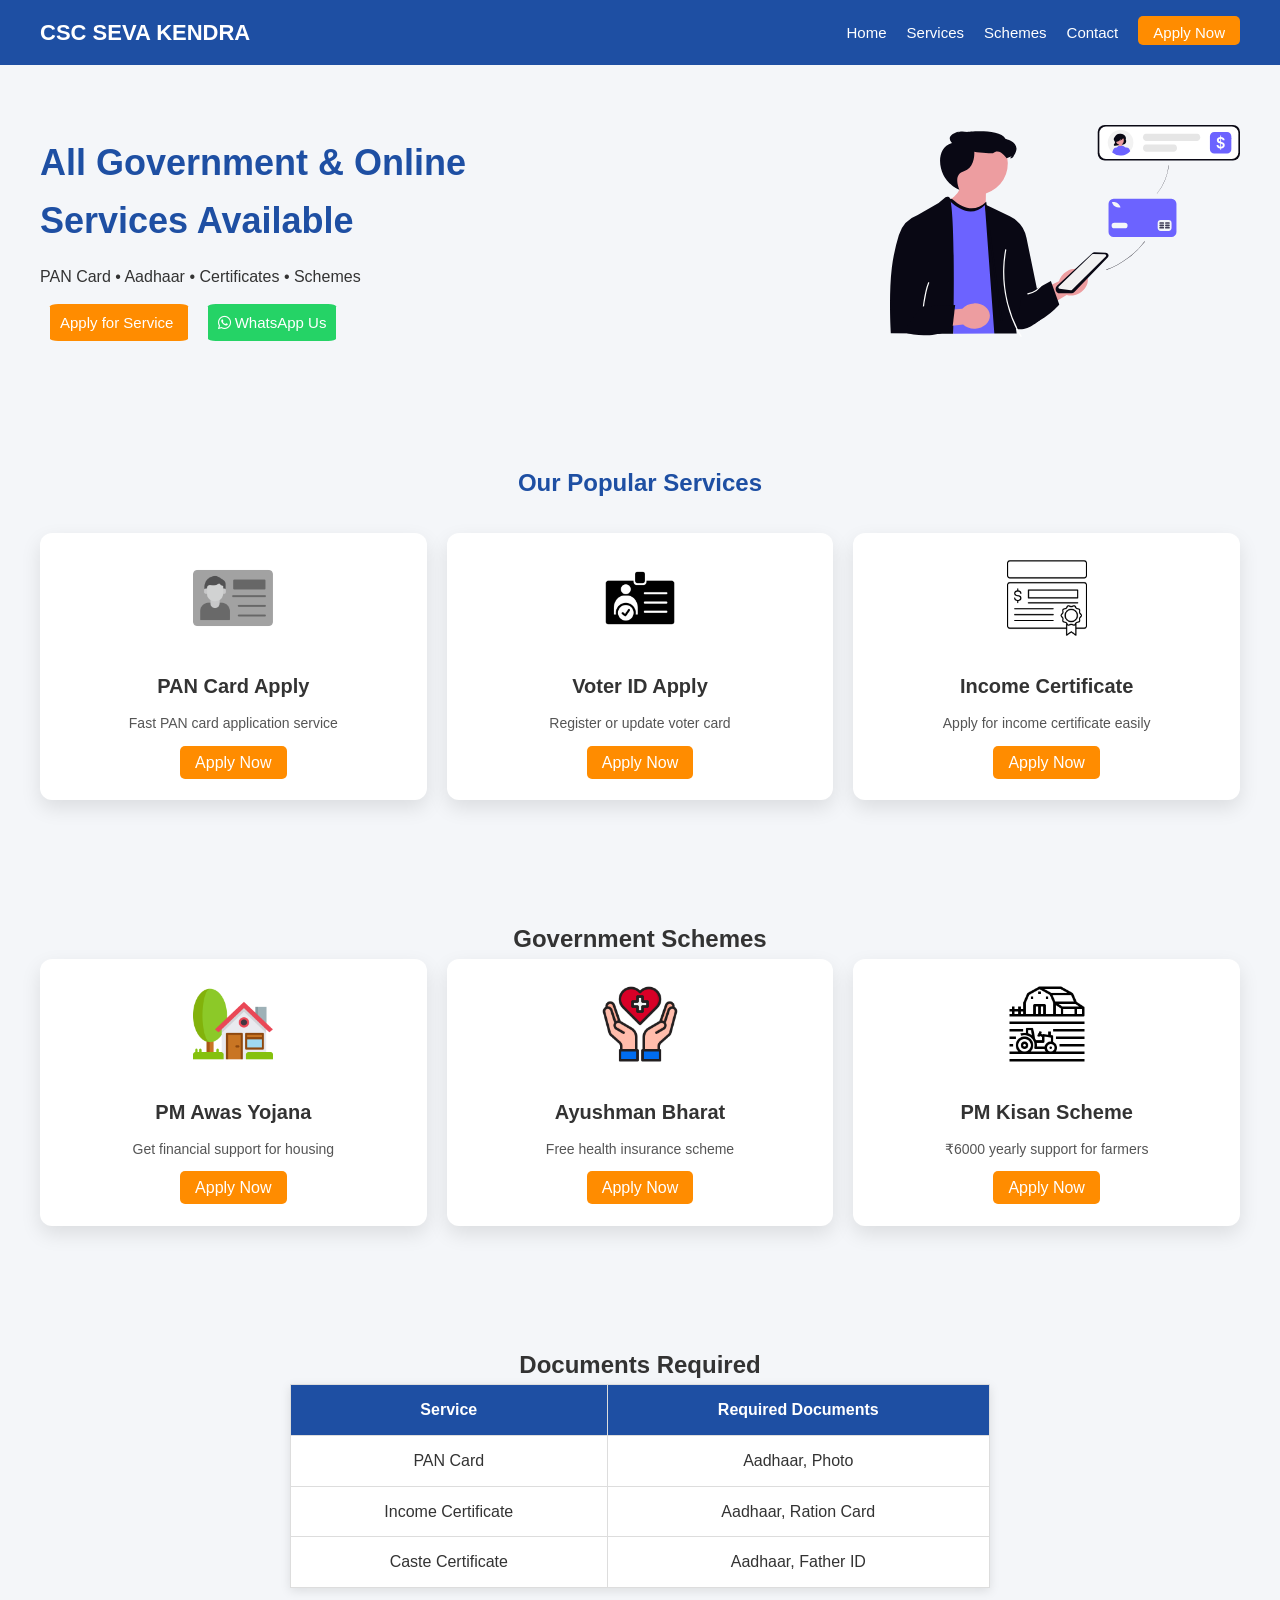
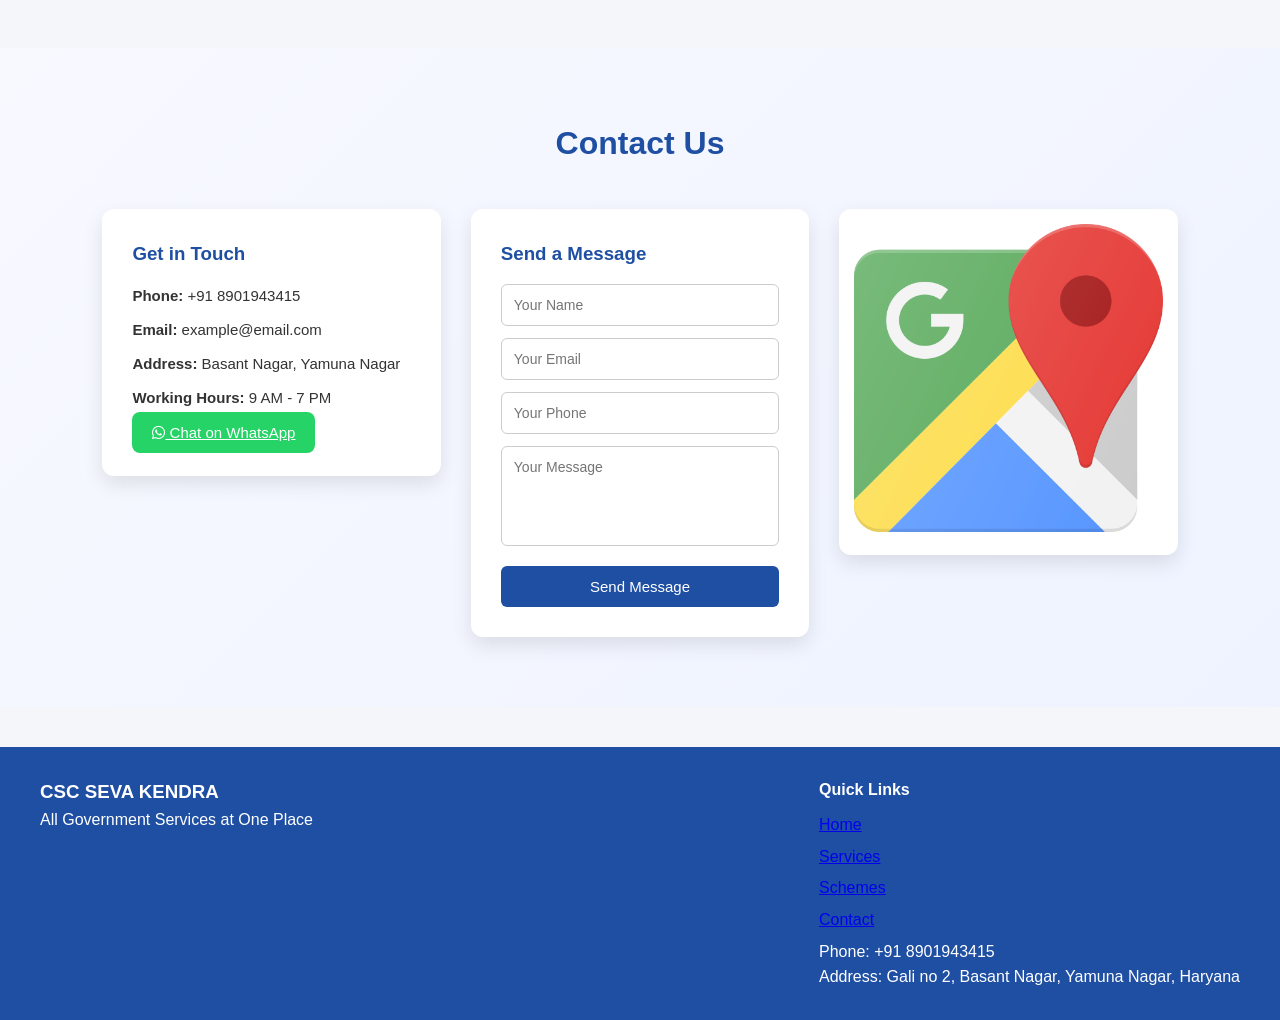
<file: index.html>
<!DOCTYPE html>
<html lang="en">

<head>

    <meta charset="UTF-8">
    <meta name="viewport" content="width=device-width, initial-scale=1.0">

    <title>CSC Seva Kendra</title>

    <link rel="stylesheet" href="css/style.css">
    <link rel="stylesheet" href="https://cdnjs.cloudflare.com/ajax/libs/font-awesome/6.5.0/css/all.min.css">

</head>

<body>

    <!-- HEADER -->

    <header>

        <div class="navbar">

            <div class="logo">CSC SEVA KENDRA</div>

            <div class="menu-toggle" onclick="toggleMenu()">☰</div>

            <nav>

                <ul class="nav-list">

                    <li><a href="index.html" target="_self">Home</a></li>
                    <li><a href="services.html" target="_self">Services</a></li>
                    <li><a href="schemes.html" target="_self">Schemes</a></li>
                    <li><a href="contact.html" target="_self">Contact</a></li>

                    <li>
                        <a href="https://wa.me/918901943415?text=Hello%20I%20want%20to%20apply%20for%20a%20service"
                            class="apply-btn">
                            Apply Now
                        </a>
                    </li>

                </ul>

            </nav>

        </div>

    </header>


    <!-- HERO SECTION -->

    <section class="hero">

        <div class="hero-text">

            <h1>All Government & Online Services Available</h1>

            <p>PAN Card • Aadhaar • Certificates • Schemes</p>

            <div class="hero-buttons">

                <a href="services.html" class="service-btn">
                    Apply for Service
                </a>

                <a href="https://wa.me/918901943415" class="whatsapp-btn">

                    <i class="fa-brands fa-whatsapp"></i>
                    WhatsApp Us

                </a>

            </div>

        </div>

        <div class="hero-image">

            <img src="images/hero.svg" alt="Online government services">

        </div>

    </section>


    <!-- SERVICES -->

    <section class="services">

        <h2>Our Popular Services</h2>

        <div class="service-container">

            <div class="card">

                <img src="images/pan-card.png">

                <h3>PAN Card Apply</h3>

                <p>Fast PAN card application service</p>

                <a href="https://wa.me/918901943415?text=I%20want%20to%20apply%20for%20PAN%20Card" class="apply-btn">
                    Apply Now
                </a>

            </div>

            <div class="card">

                <img src="images/voter.png">

                <h3>Voter ID Apply</h3>

                <p>Register or update voter card</p>

                <a href="https://wa.me/918901943415?text=I%20want%20to%20apply%20for%20Voter%20ID" class="apply-btn">
                    Apply Now
                </a>

            </div>

            <div class="card">

                <img src="images/income.png">

                <h3>Income Certificate</h3>

                <p>Apply for income certificate easily</p>

                <a href="https://wa.me/918901943415?text=I%20want%20to%20apply%20for%20Income%20Certificate"
                    class="apply-btn">
                    Apply Now
                </a>

            </div>

        </div>

    </section>


    <!-- SCHEMES -->

    <section class="schemes">

        <h2>Government Schemes</h2>

        <div class="scheme-container">

            <div class="card">

                <img src="images/house.png">

                <h3>PM Awas Yojana</h3>

                <p>Get financial support for housing</p>


                <a href="https://wa.me/918901943415?text=I%20want%20to%20apply%20for%20Ayushman%20Bharat"
                    class="apply-btn">
                    Apply Now
                </a>
            </div>

            <div class="card">

                <img src="images/health.png">

                <h3>Ayushman Bharat</h3>

                <p>Free health insurance scheme</p>

                <a href="https://wa.me/918901943415?text=I%20want%20to%20apply%20for%20Ayushman%20Bharat"
                    class="apply-btn">
                    Apply Now
                </a>

            </div>

            <div class="card">

                <img src="images/farm.png">

                <h3>PM Kisan Scheme</h3>

                <p>₹6000 yearly support for farmers</p>

                <a href="https://wa.me/918901943415?text=I%20want%20to%20apply%20for%20PM%20Kisan" class="apply-btn">
                    Apply Now
                </a>

            </div>

        </div>

    </section>


    <!-- DOCUMENTS -->

    <section class="documents">

        <h2>Documents Required</h2>

        <table>

            <tr>
                <th>Service</th>
                <th>Required Documents</th>
            </tr>

            <tr>
                <td>PAN Card</td>
                <td>Aadhaar, Photo</td>
            </tr>

            <tr>
                <td>Income Certificate</td>
                <td>Aadhaar, Ration Card</td>
            </tr>

            <tr>
                <td>Caste Certificate</td>
                <td>Aadhaar, Father ID</td>
            </tr>

        </table>

    </section>


    <!-- CONTACT -->

    <section class="contact-section">

        <h2 class="contact-title">Contact Us</h2>

        <div class="contact-wrapper">

            <div class="contact-info">

                <h3>Get in Touch</h3>

                <p><strong>Phone:</strong> +91 8901943415</p>
                <p><strong>Email:</strong> example@email.com</p>
                <p><strong>Address:</strong> Basant Nagar, Yamuna Nagar</p>
                <p><strong>Working Hours:</strong> 9 AM - 7 PM</p>

                <a href="https://wa.me/918901943415" class="whatsapp-contact">

                    <i class="fa-brands fa-whatsapp"></i>
                    Chat on WhatsApp

                </a>

            </div>


            <div class="contact-form">

                <h3>Send a Message</h3>

                <form>

                    <input type="text" placeholder="Your Name" required>

                    <input type="email" placeholder="Your Email" required>

                    <input type="tel" placeholder="Your Phone">

                    <textarea placeholder="Your Message"></textarea>

                    <button type="submit">Send Message</button>

                </form>

            </div>


            <div class="contact-map">

                <img src="images/map.png">

            </div>

        </div>

    </section>


    <!-- FOOTER -->

    <footer>

        <div class="footer-container">

            <div class="footer-left">

                <h3>CSC SEVA KENDRA</h3>

                <p>All Government Services at One Place</p>

            </div>

            <div class="footer-right">

                <h4>Quick Links</h4>

                <ul>

                    <li><a href="index.html">Home</a></li>
                    <li><a href="services.html">Services</a></li>
                    <li><a href="schemes.html">Schemes</a></li>
                    <li><a href="contact.html">Contact</a></li>

                </ul>

                <p>Phone: +91 8901943415</p>
                <p>Address: Gali no 2, Basant Nagar, Yamuna Nagar, Haryana</p>

            </div>

        </div>

    </footer>

    <script src="js/script.js"></script>

</body>

</html>
</file>
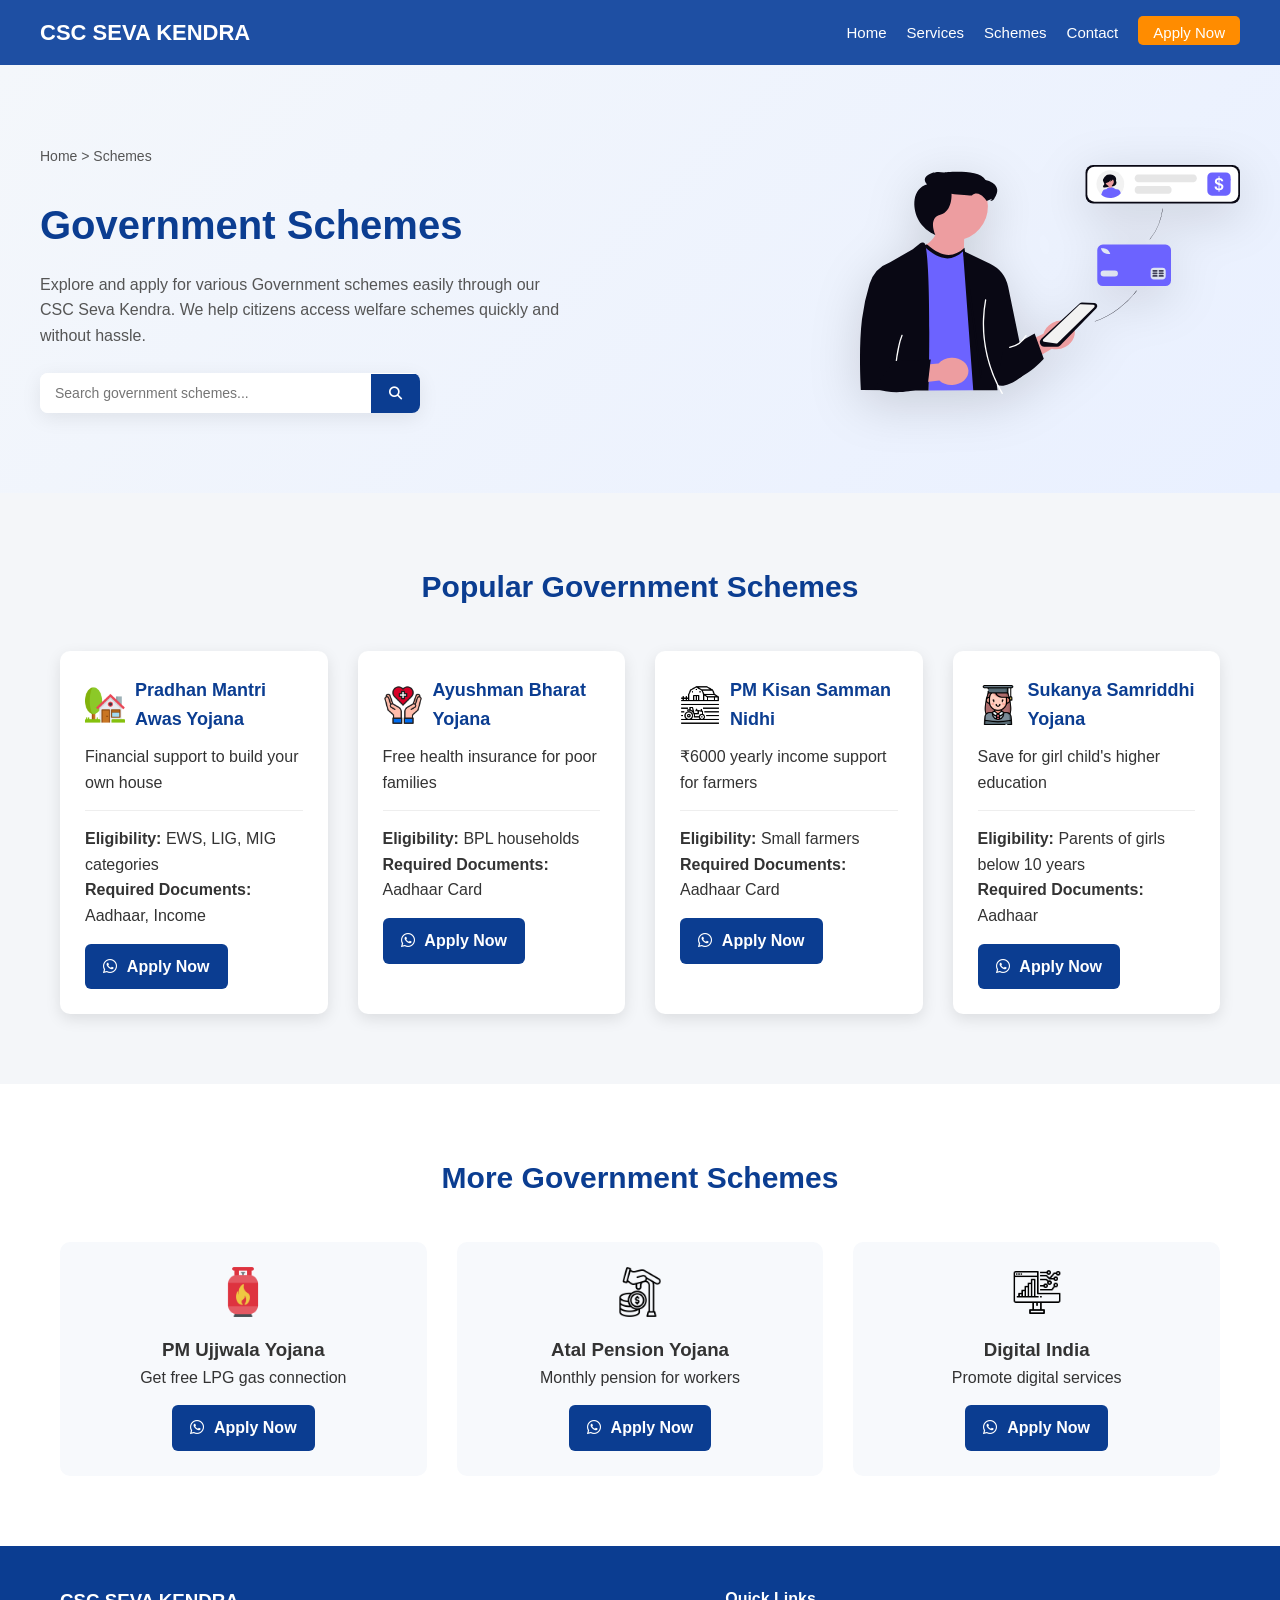
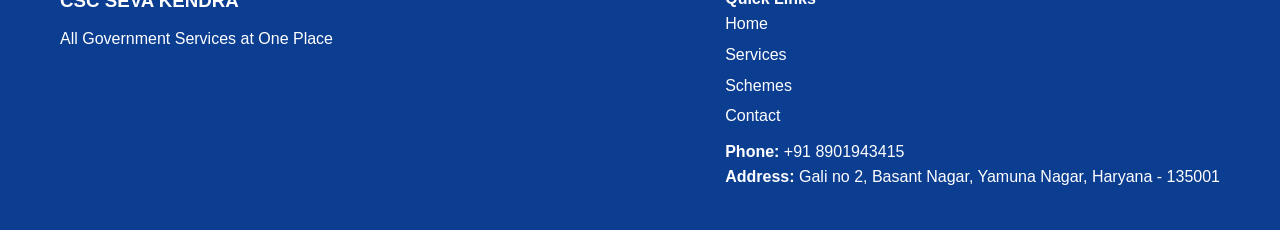
<file: schemes.html>
<!DOCTYPE html>
<html lang="en">

<head>

    <meta charset="UTF-8">
    <meta name="viewport" content="width=device-width, initial-scale=1.0">

    <title>Government Schemes - CSC Seva Kendra</title>

    <link rel="stylesheet" href="css/schemes.css">
    <link rel="stylesheet" href="https://cdnjs.cloudflare.com/ajax/libs/font-awesome/6.5.0/css/all.min.css">

</head>

<body>


    <!-- =========================
NAVBAR
========================= -->

    <header>

        <div class="navbar">

            <div class="logo">CSC SEVA KENDRA</div>

            <div class="menu-toggle">☰</div>

            <nav>

                <ul class="nav-list">

                    <li><a href="index.html" target="_self">Home</a></li>
                    <li><a href="services.html" target="_self">Services</a></li>
                    <li><a href="schemes.html" target="_self">Schemes</a></li>
                    <li><a href="contact.html" target="_self">Contact</a></li>

                    <li>
                        <a href="https://wa.me/918901943415?text=Hello%20I%20want%20to%20apply%20for%20a%20service"
                            class="apply-btn">
                            Apply Now
                        </a>
                    </li>

                </ul>

            </nav>

        </div>

    </header>


    <!-- =========================
SCHEMES HERO SECTION
========================= -->

    <section class="schemes-hero">

        <div class="schemes-hero-container">

            <div class="schemes-hero-text">

                <p class="breadcrumb">Home > Schemes</p>

                <h1>Government Schemes</h1>

                <p>
                    Explore and apply for various Government schemes easily through our CSC Seva Kendra.
                    We help citizens access welfare schemes quickly and without hassle.
                </p>

                <div class="search-box">

                    <input type="text" placeholder="Search government schemes...">

                    <button>
                        <i class="fa fa-search"></i>
                    </button>

                </div>

            </div>


            <div class="schemes-hero-image">

                <img src="images/hero.svg" alt="Government schemes illustration">

            </div>

        </div>

    </section>


    <!-- =========================
POPULAR SCHEMES
========================= -->

    <section class="popular-schemes">

        <h2>Popular Government Schemes</h2>

        <div class="schemes-grid">


            <!-- Scheme 1 -->

            <div class="scheme-card">

                <div class="scheme-title">

                    <img src="images/house.png" alt="PM Awas Yojana">

                    <h3>Pradhan Mantri Awas Yojana</h3>

                </div>

                <p>Financial support to build your own house</p>

                <hr>

                <p><strong>Eligibility:</strong> EWS, LIG, MIG categories</p>

                <p><strong>Required Documents:</strong> Aadhaar, Income</p>

                <a href="https://wa.me/918901943415?text=Hello%20I%20want%20to%20apply%20for%20Pradhan%20Mantri%20Awas%20Yojana"
                    target="_blank" class="apply-btn-blue">

                    <i class="fa-brands fa-whatsapp"></i> Apply Now

                </a>

            </div>


            <!-- Scheme 2 -->

            <div class="scheme-card">

                <div class="scheme-title">

                    <img src="images/health.png" alt="Ayushman Bharat">

                    <h3>Ayushman Bharat Yojana</h3>

                </div>

                <p>Free health insurance for poor families</p>

                <hr>

                <p><strong>Eligibility:</strong> BPL households</p>

                <p><strong>Required Documents:</strong> Aadhaar Card</p>

                <a href="https://wa.me/918901943415?text=Hello%20I%20want%20to%20apply%20for%20Ayushman%20Bharat%20Yojana"
                    target="_blank" class="apply-btn-blue">

                    <i class="fa-brands fa-whatsapp"></i> Apply Now

                </a>

            </div>


            <!-- Scheme 3 -->

            <div class="scheme-card">

                <div class="scheme-title">

                    <img src="images/farm.png" alt="PM Kisan Scheme">

                    <h3>PM Kisan Samman Nidhi</h3>

                </div>

                <p>₹6000 yearly income support for farmers</p>

                <hr>

                <p><strong>Eligibility:</strong> Small farmers</p>

                <p><strong>Required Documents:</strong> Aadhaar Card</p>

                <a href="https://wa.me/918901943415?text=Hello%20I%20want%20to%20apply%20for%20PM%20Kisan%20Samman%20Nidhi"
                    target="_blank" class="apply-btn-blue">

                    <i class="fa-brands fa-whatsapp"></i> Apply Now

                </a>

            </div>



            <!-- Scheme 4 -->

            <div class="scheme-card">

                <div class="scheme-title">

                    <img src="images/girl.png" alt="Sukanya Samriddhi Yojana">

                    <h3>Sukanya Samriddhi Yojana</h3>

                </div>

                <p>Save for girl child's higher education</p>

                <hr>

                <p><strong>Eligibility:</strong> Parents of girls below 10 years</p>

                <p><strong>Required Documents:</strong> Aadhaar</p>

                <a href="https://wa.me/918901943415?text=Hello%20I%20want%20to%20apply%20for%20Sukanya%20Samriddhi%20Yojana"
                    target="_blank" class="apply-btn-blue">

                    <i class="fa-brands fa-whatsapp"></i> Apply Now

                </a>

            </div>


        </div>

    </section>



    <!-- =========================
MORE SCHEMES
========================= -->

    <section class="more-schemes">

        <h2>More Government Schemes</h2>

        <div class="more-schemes-grid">


            <div class="more-card">

                <img src="images/gas.png" alt="PM Ujjwala Yojana">

                <h3>PM Ujjwala Yojana</h3>

                <p>Get free LPG gas connection</p>

                <a href="https://wa.me/918901943415?text=Hello%20I%20want%20to%20apply%20for%20PM%20PM%20Ujjwala%20Yojana"
                    target="_blank" class="apply-btn-blue">

                    <i class="fa-brands fa-whatsapp"></i> Apply Now

                </a>

            </div>


            <div class="more-card">

                <img src="images/pension.png" alt="Atal Pension Yojana">

                <h3>Atal Pension Yojana</h3>

                <p>Monthly pension for workers</p>

                <a href="https://wa.me/918901943415?text=Hello%20I%20want%20to%20apply%20for%20Atal%20Pension%20Yojana"
                    target="_blank" class="apply-btn-blue">

                    <i class="fa-brands fa-whatsapp"></i> Apply Now

                </a>

            </div>


            <div class="more-card">

                <img src="images/digital.png" alt="Digital India">

                <h3>Digital India</h3>

                <p>Promote digital services</p>

                <a href="https://wa.me/918901943415?text=Hello%20I%20want%20to%20apply%20for%20Digital%20India"
                    target="_blank" class="apply-btn-blue">

                    <i class="fa-brands fa-whatsapp"></i> Apply Now

                </a>

            </div>


        </div>

    </section>



    <!-- =========================
FOOTER
========================= -->

    <footer>

        <div class="footer-container">

            <div class="footer-left">

                <h3>CSC SEVA KENDRA</h3>

                <p>All Government Services at One Place</p>

            </div>


            <div class="footer-right">

                <h4>Quick Links</h4>

                <ul>

                    <li><a href="index.html">Home</a></li>
                    <li><a href="services.html">Services</a></li>
                    <li><a href="schemes.html">Schemes</a></li>
                    <li><a href="contact.html">Contact</a></li>

                </ul>

                <p><strong>Phone:</strong> +91 8901943415</p>
                <p><strong>Address:</strong> Gali no 2, Basant Nagar, Yamuna Nagar, Haryana - 135001</p>

            </div>

        </div>

    </footer>


    <script src="js/script.js"></script>

</body>

</html>
</file>
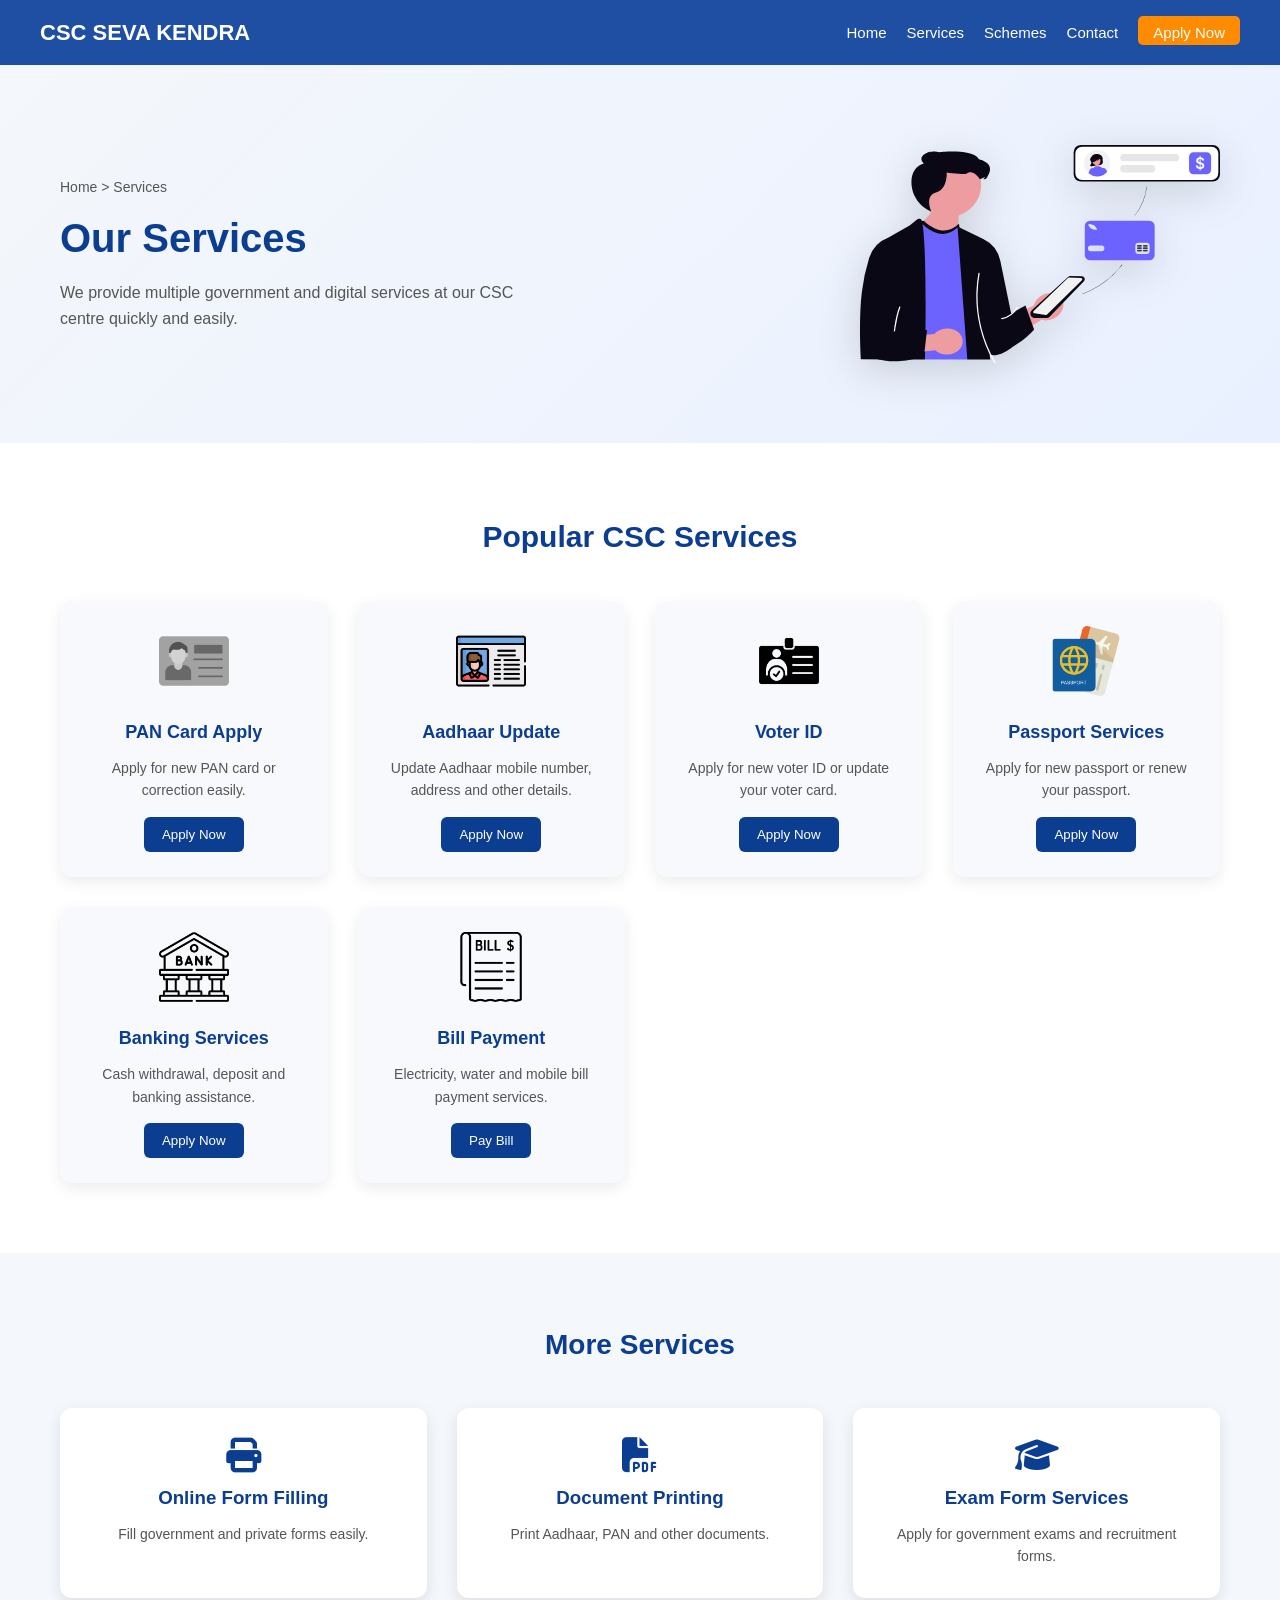
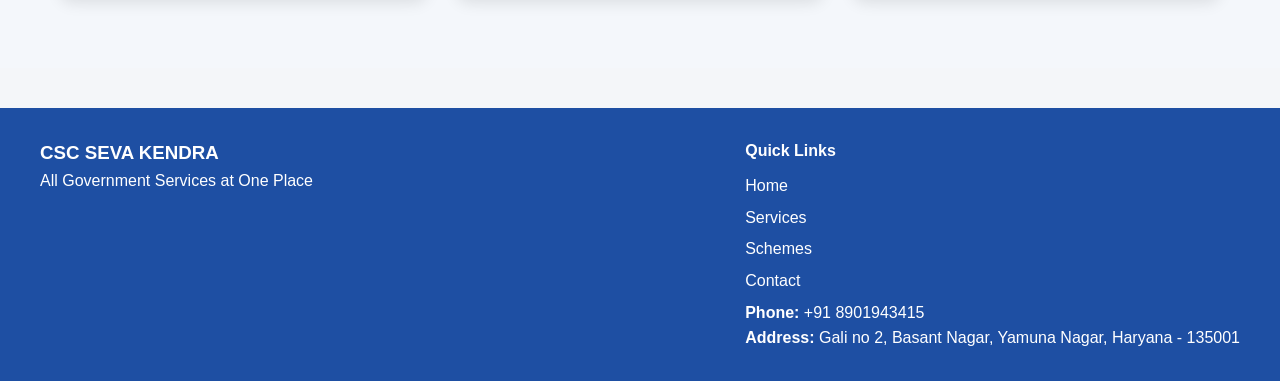
<file: services.html>
<!DOCTYPE html>
<html lang="en">

<head>

    <meta charset="UTF-8">
    <meta name="viewport" content="width=device-width, initial-scale=1.0">

    <title>Services - CSC Seva Kendra</title>

    <link rel="stylesheet" href="css/services.css">
    <link rel="stylesheet" href="https://cdnjs.cloudflare.com/ajax/libs/font-awesome/6.5.0/css/all.min.css">


</head>

<body>

    <!-- =========================
NAVBAR
========================= -->

    <header>

        <div class="navbar">

            <div class="logo">CSC SEVA KENDRA</div>

            <div class="menu-toggle" onclick="toggleMenu()">☰</div>

            <nav>

                <ul class="nav-list">
                    <li><a href="index.html" target="_self">Home</a></li>
                    <li><a href="services.html" target="_self">Services</a></li>
                    <li><a href="schemes.html" target="_self">Schemes</a></li>
                    <li><a href="contact.html" target="_self">Contact</a></li>

                    <li>
                        <a href="https://wa.me/918901943415?text=Hello%20I%20want%20to%20apply%20for%20a%20service"
                            class="apply-btn">
                            Apply Now
                        </a>
                    </li>

                </ul>

            </nav>

        </div>

    </header>



    <!-- =========================
SERVICES HERO
========================= -->

    <section class="services-hero">

        <div class="services-hero-text">

            <p class="breadcrumb">Home > Services</p>

            <h1>Our Services</h1>

            <p>We provide multiple government and digital services at our CSC centre quickly and easily.</p>

        </div>

        <div class="services-hero-image">

            <img src="images/hero.svg" alt="CSC Services">

        </div>

    </section>



    <!-- =========================
MAIN SERVICES
========================= -->

    <section class="services-section">

        <h2>Popular CSC Services</h2>

        <div class="services-grid">

            <!-- Service 1 -->

            <div class="service-card">

                <img src="images/pan-card.png">

                <h3>PAN Card Apply</h3>

                <p>Apply for new PAN card or correction easily.</p>

                <button class="service-btn">Apply Now</button>

            </div>


            <!-- Service 2 -->

            <div class="service-card">

                <img src="images/aadhar.png">

                <h3>Aadhaar Update</h3>

                <p>Update Aadhaar mobile number, address and other details.</p>

                <button class="service-btn">Apply Now</button>

            </div>


            <!-- Service 3 -->

            <div class="service-card">

                <img src="images/voter.png">

                <h3>Voter ID</h3>

                <p>Apply for new voter ID or update your voter card.</p>

                <button class="service-btn">Apply Now</button>

            </div>


            <!-- Service 4 -->

            <div class="service-card">

                <img src="images/passport.png">

                <h3>Passport Services</h3>

                <p>Apply for new passport or renew your passport.</p>

                <button class="service-btn">Apply Now</button>

            </div>


            <!-- Service 5 -->

            <div class="service-card">

                <img src="images/bank.png">

                <h3>Banking Services</h3>

                <p>Cash withdrawal, deposit and banking assistance.</p>

                <button class="service-btn">Apply Now</button>

            </div>


            <!-- Service 6 -->

            <div class="service-card">

                <img src="images/bill.png">

                <h3>Bill Payment</h3>

                <p>Electricity, water and mobile bill payment services.</p>

                <button class="service-btn">Pay Bill</button>

            </div>

        </div>

    </section>



    <!-- =========================
ADDITIONAL SERVICES
========================= -->

    <section class="extra-services">

        <h2>More Services</h2>

        <div class="extra-services-grid">

            <div class="extra-card">

                <i class="fa-solid fa-print"></i>

                <h3>Online Form Filling</h3>

                <p>Fill government and private forms easily.</p>

            </div>


            <div class="extra-card">

                <i class="fa-solid fa-file-pdf"></i>

                <h3>Document Printing</h3>

                <p>Print Aadhaar, PAN and other documents.</p>

            </div>


            <div class="extra-card">

                <i class="fa-solid fa-graduation-cap"></i>

                <h3>Exam Form Services</h3>

                <p>Apply for government exams and recruitment forms.</p>

            </div>

        </div>

    </section>



    <!-- =========================
FOOTER
========================= -->

    <footer>

        <div class="footer-container">

            <div class="footer-left">

                <h3>CSC SEVA KENDRA</h3>

                <p>All Government Services at One Place</p>

            </div>

            <div class="footer-right">

                <h4>Quick Links</h4>

                <ul>

                    <li>Home</li>
                    <li>Services</li>
                    <li>Schemes</li>
                    <li>Contact</li>

                </ul>

                <p><strong>Phone:</strong> +91 8901943415</p>
                <p><strong>Address:</strong> Gali no 2, Basant Nagar, Yamuna Nagar, Haryana - 135001</p>

            </div>

        </div>

    </footer>



    <script src="js/script.js"></script>

</body>

</html>
</file>
<file: css/style.css>
/* ===================================
GLOBAL RESET
=================================== */

* {

    margin: 0;
    padding: 0;
    box-sizing: border-box;
    font-family: "Nexo Kora", sans-serif;
}

html {
    scroll-behavior: smooth;
}

body {
    background: #f4f6f9;
    color: #333;
    line-height: 1.6;
}

/* Fade Animation */

section {
    animation: fadeUp 1s ease;
}

@keyframes fadeUp {

    0% {
        opacity: 0;
        transform: translateY(40px);
    }

    100% {
        opacity: 1;
        transform: translateY(0);
    }

}


/* ===================================
NAVBAR
=================================== */

header {
    background: #1e4fa3;
    color: white;
    padding: 15px 40px;
    position: sticky;
    top: 0;
    z-index: 1000;
}

.navbar {
    display: flex;
    justify-content: space-between;
    align-items: center;
    flex-wrap: wrap;
}

.logo {
    font-size: 22px;
    font-weight: bold;
}

nav ul {
    display: flex;
    list-style: none;
    align-items: center;
}

nav ul li {
    margin-left: 20px;
}

.nav-list li a {
    color: white;
    text-decoration: none;
    font-size: 15px;
    position: relative;
    padding-bottom: 4px;
    transition: 0.3s;
}

/* Hover underline */

.nav-list li a::after {
    content: "";
    position: absolute;
    left: 0;
    bottom: 0;
    width: 0%;
    height: 2px;
    background: #ff8c00;
    transition: 0.3s;
}

.nav-list li a:hover::after {
    width: 100%;
}

.apply-btn {
    background: #ff8c00;
    color: white;
    border: none;
    padding: 8px 15px;
    border-radius: 5px;
    cursor: pointer;
    text-decoration: none;
}


/* ===================================
MOBILE MENU
=================================== */

.menu-toggle {
    display: none;
    font-size: 28px;
    color: white;
    cursor: pointer;
}


/* ===================================
HERO SECTION
=================================== */

.hero {
    display: flex;
    align-items: center;
    justify-content: space-between;
    padding: 60px 40px;
    flex-wrap: wrap;
}

.hero-text {
    max-width: 500px;
}

.hero-text h1 {
    font-size: 36px;
    margin-bottom: 15px;
    color: #1e4fa3;
}

.hero-text p {
    margin-bottom: 20px;
}

/* Buttons */

.hero-buttons a{
    padding: 12px 25px;
    border: none;
    margin: 10px;
    padding: 10px;

    border-radius: 6%;
    font-size: 15px;
    cursor: pointer;
    transition: all 0.3s ease;
}

.service-btn {
    background: #ff8c00;
    color: white;
    text-decoration: none;
}

.whatsapp-btn {
    background: #25d366;
    color: white;
    text-decoration: none;
}

/* Hero Image */

.hero-image img {
    width: 350px;
    max-width: 100%;
    animation: float 4s ease-in-out infinite;
}

@keyframes float {

    0% {
        transform: translateY(0);
    }

    50% {
        transform: translateY(-12px);
    }

    100% {
        transform: translateY(0);
    }

}


/* ===================================
SERVICES
=================================== */

.services {
    padding: 60px 40px;
    text-align: center;
}

.services h2 {
    margin-bottom: 30px;
    color: #1e4fa3;
}

.service-container {
    display: grid;
    grid-template-columns: repeat(3, 1fr);
    gap: 20px;
}

/* Service Card */

.card {
    background: white;
    padding: 25px;
    border-radius: 12px;
    text-align: center;
    box-shadow: 0 8px 20px rgba(0, 0, 0, 0.1);
    transition: transform 0.3s ease, box-shadow 0.3s ease;
}

.card:hover {
    transform: translateY(-8px);
    box-shadow: 0 12px 25px rgba(0, 0, 0, 0.2);
}

.card img {
    width: 80px;
    height: 80px;
    object-fit: contain;
    margin-bottom: 15px;
    transition: transform 0.4s ease;
}

.card:hover img {
    transform: scale(1.15) rotate(3deg);
}

.card h3 {
    margin: 10px 0;
    font-size: 20px;
}

.card p {
    font-size: 14px;
    color: #555;
    margin-bottom: 15px;
}

.card button {
    padding: 10px 20px;
    border: none;
    background: #007bff;
    color: white;
    border-radius: 6px;
    cursor: pointer;
    transition: all 0.3s ease;
}

.card button:hover {
    background: #0056b3;
    transform: scale(1.05);
}


/* ===================================
SCHEMES
=================================== */

.schemes {
    padding: 60px 40px;
    text-align: center;
}

.scheme-container {
    display: grid;
    grid-template-columns: repeat(3, 1fr);
    gap: 20px;
}


/* ===================================
DOCUMENTS
=================================== */

.documents {
    padding: 60px 40px;
    text-align: center;
}

.documents table {
    width: 100%;
    max-width: 700px;
    margin: auto;
    border-collapse: collapse;
    background: white;
    box-shadow: 0 3px 10px rgba(0, 0, 0, 0.1);
}

.documents th,
.documents td {
    padding: 12px;
    border: 1px solid #ddd;
}

.documents th {
    background: #1e4fa3;
    color: white;
}

.documents tr:hover {
    background: #f1f5ff;
    transition: 0.3s;
}


/* ===================================
CONTACT
=================================== */

/* =========================
CONTACT SECTION
========================= */

.contact-section{
padding:70px 8%;
background:linear-gradient(135deg,#f8f9ff,#eef3ff);
}

.contact-title{
text-align:center;
font-size:32px;
margin-bottom:40px;
color:#1e4fa3;
}

.contact-wrapper{
display:grid;
grid-template-columns:repeat(3,1fr);
gap:30px;
align-items:start;
}

/* Contact Info */

.contact-info{
background:white;
padding:30px;
border-radius:12px;
box-shadow:0 8px 20px rgba(0,0,0,0.1);
transition:0.3s;
}

.contact-info:hover{
transform:translateY(-5px);
}

.contact-info h3{
margin-bottom:15px;
color:#1e4fa3;
}

.contact-info p{
margin:10px 0;
font-size:15px;
}

/* WhatsApp Button */

.whatsapp-contact{
margin-top:20px;
padding:12px 20px;
border:none;
border-radius:8px;
background:#25D366;
color:white;
font-size:15px;
cursor:pointer;
transition:0.3s;
}

.whatsapp-contact:hover{
background:#1ebe5d;
transform:scale(1.05);
}

/* Contact Form */

.contact-form{
background:white;
padding:30px;
border-radius:12px;
box-shadow:0 8px 20px rgba(0,0,0,0.1);
}

.contact-form h3{
margin-bottom:15px;
color:#1e4fa3;
}

.contact-form input,
.contact-form textarea{
width:100%;
padding:12px;
margin-bottom:12px;
border:1px solid #ccc;
border-radius:6px;
font-size:14px;
}

.contact-form textarea{
resize:none;
height:100px;
}

.contact-form button{
width:100%;
padding:12px;
background:#1e4fa3;
color:white;
border:none;
border-radius:6px;
font-size:15px;
cursor:pointer;
transition:0.3s;
}

.contact-form button:hover{
background:#163c7a;
}

/* Map */

.contact-map{
background:white;
padding:15px;
border-radius:12px;
box-shadow:0 8px 20px rgba(0,0,0,0.1);
}

.contact-map img{
width:100%;
border-radius:10px;
}

/* Responsive */

@media(max-width:900px){

.contact-wrapper{
grid-template-columns:1fr 1fr;
}

}

@media(max-width:600px){

.contact-wrapper{
grid-template-columns:1fr;
}

.contact-title{
font-size:26px;
}

}


/* ===================================
FOOTER
=================================== */

footer {
    background: #1e4fa3;
    color: white;
    padding: 30px 40px;
    margin-top: 40px;
}

.footer-container {
    display: flex;
    justify-content: space-between;
    flex-wrap: wrap;
    gap: 20px;
}

.footer-right ul {
    list-style: none;
    margin-top: 10px;
}

.footer-right ul li {
    margin-bottom: 6px;
}


/* ===================================
RESPONSIVE DESIGN
=================================== */

/* Tablet */

@media (max-width:900px) {

    .hero {
        flex-direction: column;
        text-align: center;
    }

    .hero-image {
        margin-top: 30px;
    }

    .service-container {
        grid-template-columns: repeat(2, 1fr);
    }

    .scheme-container {
        grid-template-columns: repeat(2, 1fr);
    }

    .footer-container {
        flex-direction: column;
        text-align: center;
    }

}

/* Mobile Menu */

@media (max-width:768px) {

    .menu-toggle {
        display: block;
    }

    .nav-list {
        display: none;
        flex-direction: column;
        background: #1e4fa3;
        position: absolute;
        top: 70px;
        left: 0;
        width: 100%;
        text-align: center;
        padding: 20px 0;
    }

    .nav-list.active {
        display: flex;
    }

    .nav-list li {
        margin: 15px 0;
    }

    .contact-container {
        flex-direction: column;
    }

}

/* Small Mobile */

@media (max-width:600px) {

    .hero-text h1 {
        font-size: 26px;
    }

    .service-container,
    .scheme-container {
        grid-template-columns: 1fr;
    }

    header {
        padding: 15px 20px;
    }

    .hero {
        padding: 40px 20px;
    }

    .services,
    .schemes,
    .documents,
    .contact {
        padding: 40px 20px;
    }

}

/* =========================
SCROLL REVEAL ANIMATION
========================= */

.service-card,
.scheme-card,
.extra-card{
opacity:0;
transform:translateY(40px);
}

.revealed{
opacity:1 !important;
transform:translateY(0) !important;
transition:all 0.6s ease;
}
</file>
<file: css/schemes.css>
/* ===================================
GLOBAL RESET
=================================== */

* {

    margin: 0;
    padding: 0;
    box-sizing: border-box;
    font-family: "Nexo Kora", sans-serif;
}

html {
    scroll-behavior: smooth;
}

body {
    background: #f4f6f9;
    color: #333;
    line-height: 1.6;
}

/* Fade Animation */

section {
    animation: fadeUp 1s ease;
}

@keyframes fadeUp {

    0% {
        opacity: 0;
        transform: translateY(40px);
    }

    100% {
        opacity: 1;
        transform: translateY(0);
    }

}


/* ===================================
NAVBAR
=================================== */

header {
    background: #1e4fa3;
    color: white;
    padding: 15px 40px;
    position: sticky;
    top: 0;
    z-index: 1000;
}

.navbar {
    display: flex;
    justify-content: space-between;
    align-items: center;
    flex-wrap: wrap;
}

.logo {
    font-size: 22px;
    font-weight: bold;
}

nav ul {
    display: flex;
    list-style: none;
    align-items: center;
}

nav ul li {
    margin-left: 20px;
}

.nav-list li a {
    color: white;
    text-decoration: none;
    font-size: 15px;
    position: relative;
    padding-bottom: 4px;
    transition: 0.3s;
}

/* Hover underline */

.nav-list li a::after {
    content: "";
    position: absolute;
    left: 0;
    bottom: 0;
    width: 0%;
    height: 2px;
    background: #ff8c00;
    transition: 0.3s;
}

.nav-list li a:hover::after {
    width: 100%;
}

.apply-btn {
    background: #ff8c00;
    color: white;
    border: none;
    padding: 8px 15px;
    border-radius: 5px;
    cursor: pointer;
    text-decoration: none;
}


/* ===================================
MOBILE MENU
=================================== */

.menu-toggle {
    display: none;
    font-size: 28px;
    color: white;
    cursor: pointer;
}



/* =========================
SCHEMES HERO SECTION
========================= */

.schemes-hero{
background:linear-gradient(135deg,#f4f7fb,#e9f0ff);
padding:80px 40px;
}

.schemes-hero-container{
display:flex;
align-items:center;
justify-content:space-between;
gap:40px;
flex-wrap:wrap;
}

/* Hero text */

.schemes-hero-text{
max-width:520px;
}

.breadcrumb{
font-size:14px;
color:#777;
margin-bottom:10px;
}

.schemes-hero-text h1{
font-size:40px;
color:#0b3d91;
margin-bottom:15px;
}

.schemes-hero-text p{
color:#555;
margin-bottom:25px;
}

/* Search box */

.search-box{
display:flex;
align-items:center;
background:white;
border-radius:8px;
overflow:hidden;
box-shadow:0 5px 20px rgba(0,0,0,0.08);
max-width:380px;
}

.search-box input{
border:none;
outline:none;
padding:12px 15px;
flex:1;
font-size:14px;
}

.search-box button{
background:#0b3d91;
border:none;
color:white;
padding:12px 18px;
cursor:pointer;
}

.search-box button:hover{
background:#082c6a;
}

/* Hero image */

.schemes-hero-image{
display:flex;
justify-content:center;
align-items:center;
}

.schemes-hero-image img{
width:380px;
animation:floatImage 4s ease-in-out infinite;
filter:drop-shadow(0 12px 25px rgba(0,0,0,0.15));
}

/* Floating animation */

@keyframes floatImage{

0%{transform:translateY(0px);}
50%{transform:translateY(-15px);}
100%{transform:translateY(0px);}

}


/* =========================
POPULAR SCHEMES
========================= */

.popular-schemes{
padding:70px 60px;
text-align:center;
}

.popular-schemes h2{
font-size:30px;
margin-bottom:40px;
color:#0b3d91;
}

.schemes-grid{
display:grid;
grid-template-columns:repeat(auto-fit,minmax(250px,1fr));
gap:30px;
}

.scheme-card{
background:white;
padding:25px;
border-radius:10px;
box-shadow:0 5px 15px rgba(0,0,0,0.1);
text-align:left;
transition:0.3s;
}

.scheme-card:hover{
transform:translateY(-8px);
box-shadow:0 15px 35px rgba(0,0,0,0.15);
}

.scheme-title{
display:flex;
align-items:center;
gap:10px;
margin-bottom:10px;
}

.scheme-title img{
width:40px;
}

.scheme-card h3{
font-size:18px;
color:#0b3d91;
}

.scheme-card hr{
margin:15px 0;
border:none;
border-top:1px solid #eee;
}

/* Apply button */

.apply-btn-blue{
display:inline-block;
margin-top:15px;
background:#0b3d91;
color:white;
padding:10px 18px;
border-radius:6px;
text-decoration:none;
font-weight:600;
transition:0.3s;
}

.apply-btn-blue i{
margin-right:6px;
}

.apply-btn-blue:hover{
background:#082c6a;
}


/* =========================
MORE SCHEMES
========================= */

.more-schemes{
padding:70px 60px;
background:white;
text-align:center;
}

.more-schemes h2{
font-size:30px;
margin-bottom:40px;
color:#0b3d91;
}

.more-schemes-grid{
display:grid;
grid-template-columns:repeat(auto-fit,minmax(220px,1fr));
gap:30px;
}

.more-card{
background:#f7f9fc;
padding:25px;
border-radius:10px;
transition:0.3s;
}

.more-card:hover{
transform:translateY(-8px);
box-shadow:0 10px 30px rgba(0,0,0,0.15);
}

.more-card img{
width:50px;
margin-bottom:10px;
}

/* Learn button */

.learn-btn{
display:inline-block;
margin-top:10px;
padding:8px 16px;
background:#0b3d91;
color:white;
border-radius:6px;
text-decoration:none;
transition:0.3s;
}

.learn-btn:hover{
background:#082c6a;
}


/* =========================
FOOTER
========================= */

footer{
background:#0b3d91;
color:white;
padding:40px 60px;
}

.footer-container{
display:flex;
justify-content:space-between;
flex-wrap:wrap;
gap:40px;
}

.footer-left h3{
margin-bottom:10px;
}

.footer-right ul{
list-style:none;
margin-bottom:10px;
}

.footer-right li{
margin-bottom:5px;
}

.footer-right a{
color:white;
text-decoration:none;
}

.footer-right a:hover{
text-decoration:underline;
}


/* =========================
RESPONSIVE DESIGN
========================= */

@media(max-width:900px){

.menu-toggle{
display:block;
}

.nav-list{
position:absolute;
top:60px;
right:0;
background:#0b3d91;
flex-direction:column;
width:200px;
padding:20px;
display:none;
}

.nav-list.active{
display:flex;
}

.nav-list li{
margin:10px 0;
}

.schemes-hero-container{
flex-direction:column;
text-align:center;
}

.search-box{
margin:auto;
}

.schemes-hero-text h1{
font-size:32px;
}

.schemes-hero-image img{
width:280px;
margin-top:20px;
}

.popular-schemes,
.more-schemes{
padding:60px 20px;
}

footer{
padding:40px 20px;
}

}
</file>
<file: css/services.css>
/* ===================================
GLOBAL RESET
=================================== */

* {

    margin: 0;
    padding: 0;
    box-sizing: border-box;
    font-family: "Nexo Kora", sans-serif;
}

html {
    scroll-behavior: smooth;
}

body {
    background: #f4f6f9;
    color: #333;
    line-height: 1.6;
}

/* Fade Animation */

section {
    animation: fadeUp 1s ease;
}

@keyframes fadeUp {

    0% {
        opacity: 0;
        transform: translateY(40px);
    }

    100% {
        opacity: 1;
        transform: translateY(0);
    }

}


/* ===================================
NAVBAR
=================================== */

header {
    background: #1e4fa3;
    color: white;
    padding: 15px 40px;
    position: sticky;
    top: 0;
    z-index: 1000;
}

.navbar {
    display: flex;
    justify-content: space-between;
    align-items: center;
    flex-wrap: wrap;
}

.logo {
    font-size: 22px;
    font-weight: bold;
}

nav ul {
    display: flex;
    list-style: none;
    align-items: center;
}

nav ul li {
    margin-left: 20px;
}

.nav-list li a {
    color: white;
    text-decoration: none;
    font-size: 15px;
    position: relative;
    padding-bottom: 4px;
    transition: 0.3s;
}

/* Hover underline */

.nav-list li a::after {
    content: "";
    position: absolute;
    left: 0;
    bottom: 0;
    width: 0%;
    height: 2px;
    background: #ff8c00;
    transition: 0.3s;
}

.nav-list li a:hover::after {
    width: 100%;
}

.apply-btn {
    background: #ff8c00;
    color: white;
    border: none;
    padding: 8px 15px;
    border-radius: 5px;
    cursor: pointer;
    text-decoration: none;
}


/* ===================================
MOBILE MENU
=================================== */

.menu-toggle {
    display: none;
    font-size: 28px;
    color: white;
    cursor: pointer;
}



/* =========================
SERVICES HERO SECTION
========================= */

.services-hero{
display:flex;
justify-content:space-between;
align-items:center;
padding:80px 60px;
background:linear-gradient(135deg,#f4f7fb,#e9f0ff);
flex-wrap:wrap;
gap:40px;
}

/* HERO TEXT */

.services-hero-text{
max-width:500px;
animation:fadeLeft 1s ease;
}

.breadcrumb{
font-size:14px;
color:#777;
margin-bottom:8px;
}

.services-hero-text h1{
font-size:40px;
color:#0b3d91;
margin-bottom:10px;
}

.services-hero-text p{
color:#555;
line-height:1.6;
}


/* HERO IMAGE */

.services-hero-image{
display:flex;
justify-content:center;
align-items:center;
}

.services-hero-image img{
width:360px;
max-width:100%;
animation:floatImage 4s ease-in-out infinite;
filter:drop-shadow(0 10px 20px rgba(0,0,0,0.15));
}


/* =========================
FLOATING ANIMATION
========================= */

@keyframes floatImage{

0%{
transform:translateY(0px);
}

50%{
transform:translateY(-15px);
}

100%{
transform:translateY(0px);
}

}


/* =========================
TEXT ANIMATIONS
========================= */

@keyframes fadeLeft{

0%{
opacity:0;
transform:translateX(-40px);
}

100%{
opacity:1;
transform:translateX(0);
}

}

@keyframes fadeRight{

0%{
opacity:0;
transform:translateX(40px);
}

100%{
opacity:1;
transform:translateX(0);
}

}


/* =========================
RESPONSIVE
========================= */

@media (max-width:900px){

.services-hero{
flex-direction:column;
text-align:center;
padding:60px 30px;
}

.services-hero-text h1{
font-size:32px;
}

.services-hero-image img{
width:280px;
margin-top:20px;
}

}

/* =========================
MAIN SERVICES SECTION
========================= */

.services-section{
padding:70px 60px;
background:white;
text-align:center;
}

.services-section h2{
font-size:30px;
color:#0b3d91;
margin-bottom:40px;
}

.services-grid{
display:grid;
grid-template-columns:repeat(auto-fit,minmax(250px,1fr));
gap:30px;
}


/* SERVICE CARD */

.service-card{
background:#f7f9fc;
padding:25px;
border-radius:12px;
box-shadow:0 5px 15px rgba(0,0,0,0.08);
transition:all 0.3s ease;
text-align:center;
animation:fadeUp 0.8s ease;
}

.service-card:hover{
transform:translateY(-10px);
box-shadow:0 15px 35px rgba(0,0,0,0.15);
}


/* SERVICE ICON */

.service-card img{
width:70px;
margin-bottom:15px;
transition:0.4s;
}

.service-card:hover img{
transform:scale(1.1) rotate(5deg);
}


/* SERVICE TEXT */

.service-card h3{
color:#0b3d91;
margin-bottom:10px;
font-size:18px;
}

.service-card p{
font-size:14px;
color:#555;
margin-bottom:15px;
}


/* SERVICE BUTTON */

.service-btn{
background:#0b3d91;
color:white;
border:none;
padding:10px 18px;
border-radius:6px;
cursor:pointer;
font-weight:500;
transition:all 0.3s;
}

.service-btn:hover{
background:#082c6a;
transform:scale(1.05);
box-shadow:0 8px 20px rgba(0,0,0,0.2);
}


/* =========================
EXTRA SERVICES SECTION
========================= */

.extra-services{
padding:70px 60px;
background:#f4f7fb;
text-align:center;
}

.extra-services h2{
font-size:28px;
color:#0b3d91;
margin-bottom:40px;
}

.extra-services-grid{
display:grid;
grid-template-columns:repeat(auto-fit,minmax(220px,1fr));
gap:30px;
}


/* EXTRA CARD */

.extra-card{
background:white;
padding:30px;
border-radius:12px;
box-shadow:0 5px 15px rgba(0,0,0,0.1);
transition:all 0.3s ease;
}

.extra-card:hover{
transform:translateY(-8px);
box-shadow:0 15px 30px rgba(0,0,0,0.15);
}


/* ICON */

.extra-card i{
font-size:35px;
color:#0b3d91;
margin-bottom:10px;
transition:0.3s;
}

.extra-card:hover i{
transform:scale(1.2);
color:#ff8c00;
}


/* TEXT */

.extra-card h3{
margin-bottom:10px;
color:#0b3d91;
}

.extra-card p{
font-size:14px;
color:#555;
}


/* =========================
ANIMATIONS
========================= */

@keyframes fadeUp{

0%{
opacity:0;
transform:translateY(40px);
}

100%{
opacity:1;
transform:translateY(0);
}

}

@keyframes fadeLeft{

0%{
opacity:0;
transform:translateX(-40px);
}

100%{
opacity:1;
transform:translateX(0);
}

}

@keyframes fadeRight{

0%{
opacity:0;
transform:translateX(40px);
}

100%{
opacity:1;
transform:translateX(0);
}

}


/* ===================================
FOOTER
=================================== */

footer {
    background: #1e4fa3;
    color: white;
    padding: 30px 40px;
    margin-top: 40px;
}

.footer-container {
    display: flex;
    justify-content: space-between;
    flex-wrap: wrap;
    gap: 20px;
}

.footer-right ul {
    list-style: none;
    margin-top: 10px;
}

.footer-right ul li {
    margin-bottom: 6px;
}


/* ===================================
RESPONSIVE DESIGN
=================================== */

/* Tablet */

@media (max-width:900px) {

    .hero {
        flex-direction: column;
        text-align: center;
    }

    .hero-image {
        margin-top: 30px;
    }

    .service-container {
        grid-template-columns: repeat(2, 1fr);
    }

    .scheme-container {
        grid-template-columns: repeat(2, 1fr);
    }

    .footer-container {
        flex-direction: column;
        text-align: center;
    }

}

/* Mobile Menu */

@media (max-width:768px) {

    .menu-toggle {
        display: block;
    }

    .nav-list {
        display: none;
        flex-direction: column;
        background: #1e4fa3;
        position: absolute;
        top: 70px;
        left: 0;
        width: 100%;
        text-align: center;
        padding: 20px 0;
    }

    .nav-list.active {
        display: flex;
    }

    .nav-list li {
        margin: 15px 0;
    }

    .contact-container {
        flex-direction: column;
    }

}

/* Small Mobile */

@media (max-width:600px) {

    .hero-text h1 {
        font-size: 26px;
    }

    .service-container,
    .scheme-container {
        grid-template-columns: 1fr;
    }

    header {
        padding: 15px 20px;
    }

    .hero {
        padding: 40px 20px;
    }

    .services,
    .schemes,
    .documents,
    .contact {
        padding: 40px 20px;
    }

}
</file>
